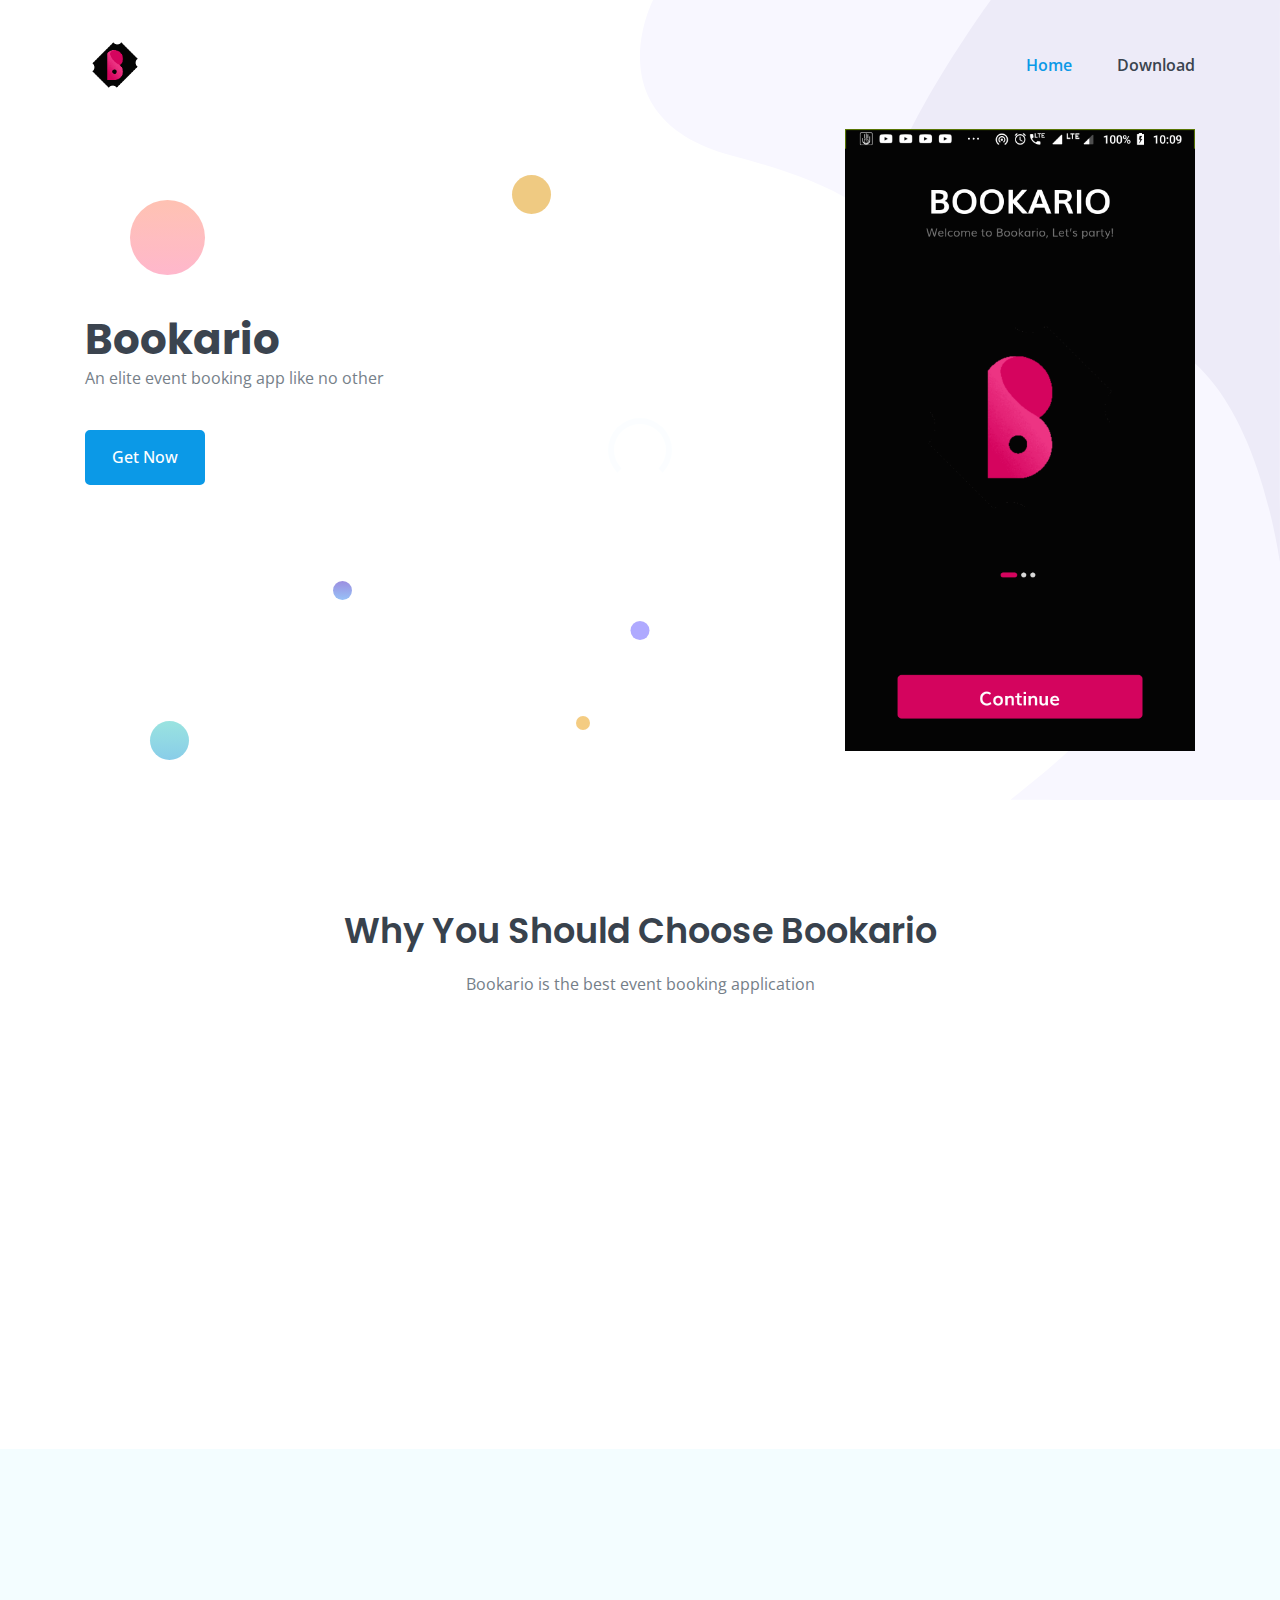
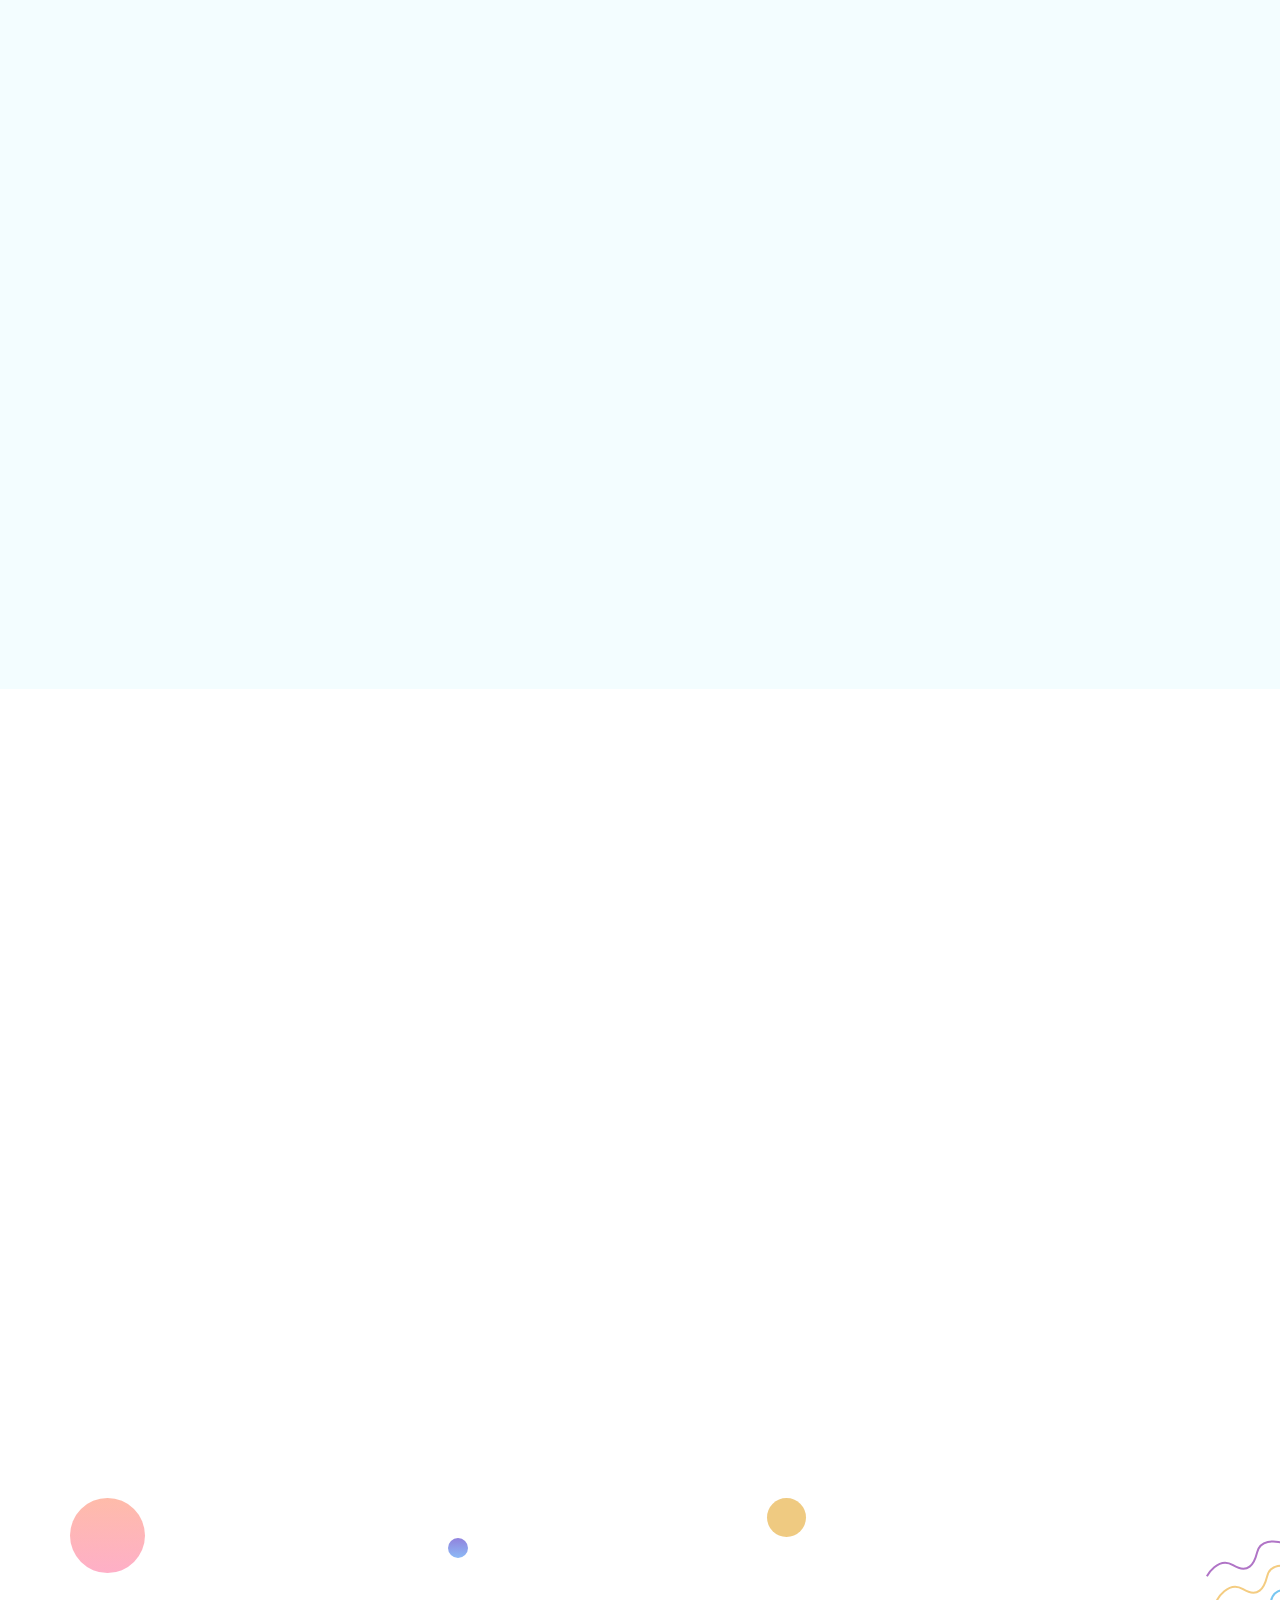
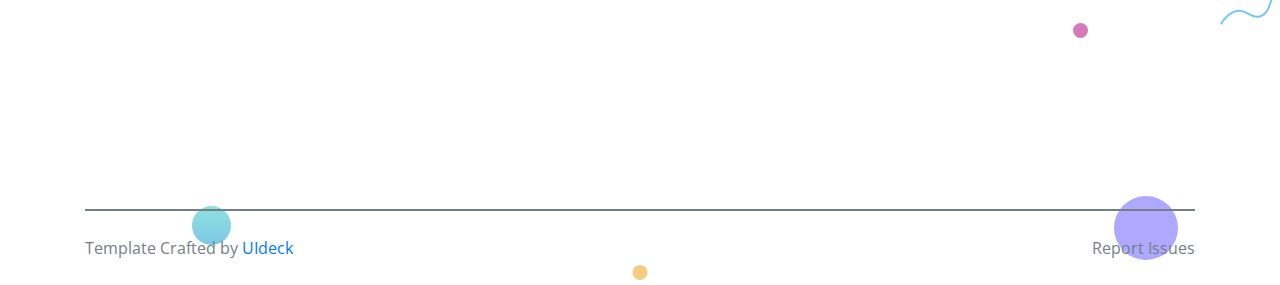
<file: index.html>
<!doctype html>
<html class="no-js" lang="en">

<head>
    <meta charset="utf-8">
    
    <!--====== Title ======-->
    <title>Bookario</title>
    
    <meta name="description" content="">
    <meta name="viewport" content="width=device-width, initial-scale=1">

    <!--====== Favicon Icon ======-->
    <link rel="shortcut icon" href="assets/images/onlylogo.png" type="image/png">
        
    <!--====== Animate CSS ======-->
    <link rel="stylesheet" href="assets/css/animate.css">
        
    <!--====== lineicons CSS ======-->
    <link rel="stylesheet" href="assets/css/lineicons.css">
        
    <!--====== Bootstrap CSS ======-->
    <link rel="stylesheet" href="assets/css/bootstrap.min.css">
    
    <!--====== Default CSS ======-->
    <link rel="stylesheet" href="assets/css/default.css">
    
    <!--====== Style CSS ======-->
    <link rel="stylesheet" href="assets/css/style.css">
    
</head>

<body>
    <!--[if IE]>
    <p class="browserupgrade">You are using an <strong>outdated</strong> browser. Please <a href="https://browsehappy.com/">upgrade your browser</a> to improve your experience and security.</p>
  <![endif]-->
    
    <!--====== PRELOADER PART START ======-->

    <div class="preloader">
        <div class="loader">
            <div class="ytp-spinner">
                <div class="ytp-spinner-container">
                    <div class="ytp-spinner-rotator">
                        <div class="ytp-spinner-left">
                            <div class="ytp-spinner-circle"></div>
                        </div>
                        <div class="ytp-spinner-right">
                            <div class="ytp-spinner-circle"></div>
                        </div>
                    </div>
                </div>
            </div>
        </div>
    </div>

    <!--====== PRELOADER PART ENDS ======-->
    
    <!--====== HEADER PART START ======-->

    <header class="header-area">
        <div class="navbar-area">
            <div class="container">
                <div class="row">
                    <div class="col-lg-12">
                        <nav class="navbar navbar-expand-lg">
                            <a class="navbar-brand" href="index.html">
                                <img height="60px" width="60px" src="assets/images/onlylogo.png" alt="Logo">
                            </a>
                            <button class="navbar-toggler" type="button" data-toggle="collapse" data-target="#navbarSupportedContent" aria-controls="navbarSupportedContent" aria-expanded="false" aria-label="Toggle navigation">
                                <span class="toggler-icon"></span>
                                <span class="toggler-icon"></span>
                                <span class="toggler-icon"></span>
                            </button>

                            <div class="collapse navbar-collapse sub-menu-bar" id="navbarSupportedContent">
                                <ul id="nav" class="navbar-nav ml-auto">
                                    <li class="nav-item active">
                                        <a class="page-scroll" href="#home">Home</a>
                                    </li>
                                    <li class="nav-item">
                                        <a class="page-scroll" href="#download">Download</a>
                                    </li>
                                </ul>
                            </div> <!-- navbar collapse -->
                        </nav> <!-- navbar -->
                    </div>
                </div> <!-- row -->
            </div> <!-- container -->
        </div> <!-- navbar area -->

        <div id="home" class="header-hero bg_cover d-lg-flex align-items-center">
            
            <div class="shape shape-1"></div>
            <div class="shape shape-2"></div>
            <div class="shape shape-3"></div>
            <div class="shape shape-4"></div>
            <div class="shape shape-5"></div>
            <div class="shape shape-6"></div>
            
            <div class="container">
                <div class="row align-items-center justify-content-center justify-content-lg-between">
                    <div class="col-lg-6 col-md-10">
                        <div class="header-hero-content">
                            <h3 class="header-title wow fadeInLeftBig" data-wow-duration="1.3s" data-wow-delay="0.2s"> Bookario</h3>
                            An elite event booking app like no other</>
                            <ul class="d-flex">
                                <li><a href="" rel="nofollow" class="main-btn wow fadeInLeftBig" data-wow-duration="1.3s" data-wow-delay="0.8s">Get Now</a></li>
                            </ul>
                        </div> <!-- header hero content -->
                    </div>
                    <div class="col-lg-4 col-md-6 col-sm-6 col-10">
                        <div class="header-image">
                            <img src="assets/images/landing_1.png" alt="app" class="image wow fadeInRightBig" data-wow-duration="1.3s" data-wow-delay="0.5s">
                            
                        </div> <!-- header image -->
                    </div>
                </div> <!-- row -->
            </div> <!-- container -->
            <div class="header-shape-1"></div> <!-- header shape -->
            <div class="header-shape-2">
                <img src="assets/images/header-shape-2.svg" alt="shape">
            </div> <!-- header shape -->
        </div> <!-- header hero -->
    </header>

    <!--====== HEADER PART ENDS ======-->
    
    <!--====== SERVICES PART START ======-->
    
    <section id="why" class="services-area pt-110 pb-120">
        <div class="container">
            <div class="row justify-content-center">
                <div class="col-lg-7">
                    <div class="section-title text-center pb-25">
                        <h3 class="title">Why You Should Choose Bookario</h3>
                        <p class="text">Bookario is the best event booking application</p>
                    </div> <!-- section title -->
                </div>
            </div> <!-- row -->
            <div class="row">
                <div class="col-lg-3 col-sm-6">
                    <div class="single-services services-color-1 text-center mt-30 wow fadeInUpBig" data-wow-duration="1.3s" data-wow-delay="0.2s">
                        <div class="services-icon d-flex align-items-center justify-content-center">
                            <i class="lni lni-layers"></i>
                        </div>
                        <div class="services-content">
                            <h4 class="services-title"><a href="#">Clean Design</a></h4>
                            <p class="text">Best in class design</p>
                        </div>
                    </div> <!-- single services -->
                </div>
                <div class="col-lg-3 col-sm-6">
                    <div class="single-services services-color-2 text-center mt-30 wow fadeInUpBig" data-wow-duration="1.3s" data-wow-delay="0.4s">
                        <div class="services-icon d-flex align-items-center justify-content-center">
                            <i class="lni lni-layout"></i>
                        </div>
                        <div class="services-content">
                            <h4 class="services-title"><a href="#">Easy to Use</a></h4>
                            <p class="text">Very easy to navigate</p>
                        </div>
                    </div> <!-- single services -->
                </div>
                <div class="col-lg-3 col-sm-6">
                    <div class="single-services services-color-3 text-center mt-30 wow fadeInUpBig" data-wow-duration="1.3s" data-wow-delay="0.6s">
                        <div class="services-icon d-flex align-items-center justify-content-center">
                            <i class="lni lni-bolt"></i>
                        </div>
                        <div class="services-content">
                            <h4 class="services-title"><a href="#">Fast Loading</a></h4>
                            <p class="text">Lightning fast loading time</p>
                        </div>
                    </div> <!-- single services -->
                </div>
                <div class="col-lg-3 col-sm-6">
                    <div class="single-services services-color-4 text-center mt-30 wow fadeInUpBig" data-wow-duration="1.3s" data-wow-delay="0.8s">
                        <div class="services-icon d-flex align-items-center justify-content-center">
                            <i class="lni lni-protection"></i>
                        </div>
                        <div class="services-content">
                            <h4 class="services-title"><a href="#">Secure</a></h4>
                            <p class="text">Very secure</p>
                        </div>
                    </div> <!-- single services -->
                </div>
            </div> <!-- row -->
        </div> <!-- container -->
    </section>
    
    <!--====== SERVICES PART ENDS ======-->
    
    <!--====== ABOUT PART START ======-->
    
    <section id="about" class="about-area pt-70 pb-120">
        <div class="container">
            <div class="row align-items-center">
                <div class="col-lg-6">
                    <div class="about-image mt-50 wow fadeInLeftBig" data-wow-duration="1.3s" data-wow-delay="0.5s">
                        <div class="about-shape"></div>
                        <img class="app" src="assets/images/event_details.png" alt="app">
                    </div> <!-- about image -->
                </div>
                <div class="col-lg-6">
                    <div class="about-content mt-50 wow fadeInRightBig" data-wow-duration="1.3s" data-wow-delay="0.5s">
                        <div class="section-title">
                            <h3 class="title">Get your passes now</h3>
                        </div> <!-- section title -->
                        <a href="" rel="nofollow" class="main-btn">Get App</a>
                    </div> <!-- about content -->
                </div>
            </div> <!-- row -->
        </div> <!-- container -->
    </section>
    
    <!--====== ABOUT PART ENDS ======-->
    
    
    <!--====== DOWNLOAD PART START ======-->
    
    <section id="download" class="download-area pt-70 pb-40">
        <div class="container">
            <div class="row justify-content-center align-items-center">
                <div class="col-lg-6 col-md-9">
                    <div class="download-image mt-50 wow fadeInRightBig" data-wow-duration="1.3s" data-wow-delay="0.2s">
                        <img class="image" src="assets/images/landing_2.png" alt="download">
                        
                        <div class="download-shape-1"></div>
                        <div class="download-shape-2">
                            <img class="svg" src="assets/images/download-shape.svg" alt="shape">
                        </div>
                    </div> <!-- download image -->
                </div>
                <div class="col-lg-6">
                    <div class="download-content mt-45 wow fadeInLeftBig" data-wow-duration="1.3s" data-wow-delay="0.5s">
                        <h3 class="download-title">Download and Start Using!</h3>
                        <ul>
                            <li><a class="app-store" href="#"><img src="assets/images/app-store.png" alt="store"></a></li>
                            <li><a class="play-store" href="#"><img src="assets/images/play-store.png" alt="store"></a></li>
                        </ul>
                    </div> <!-- download image -->
                </div>
            </div> <!-- row -->
        </div> <!-- container -->
    </section>
    
    <!--====== DOWNLOAD PART ENDS ======-->
    
    <!--====== PART START ======-->
    
    <footer id="footer" class="footer-area">
        
        <div class="footer-shape shape-1"></div>
        <div class="footer-shape shape-2"></div>
        <div class="footer-shape shape-3"></div>
        <div class="footer-shape shape-4"></div>
        <div class="footer-shape shape-5"></div>
        <div class="footer-shape shape-6"></div>
        <div class="footer-shape shape-7"></div>
        <div class="footer-shape shape-8">
            <img class="svg" src="assets/images/footer-shape.svg" alt="Shape">
        </div>
        
        <div class="footer-widget pt-30 pb-80">
            <div class="container">
                <div class="row">
                    <div class="col-lg-4 col-md-6">
                        <div class="footer-about mt-50 wow fadeIn" data-wow-duration="1.3s" data-wow-delay="0.2s">
                            <a class="logo" href="#" >
                                <img height="60px" width="60px" src="assets/images/onlylogo.png" alt="Logo">
                            </a>
                        </div> <!-- footer about -->
                    </div> 
                    <div class="col-lg-5 col-md-6">
                        <div class="footer-link d-flex flex-wrap">
                            
                            <div class="footer-link-wrapper mt-45 wow fadeIn" data-wow-duration="1.3s" data-wow-delay="0.6s">
                                <div class="footer-title">
                                    <h4 class="title">Support</h4>
                                </div>
                                <ul class="link">
                                    <!-- <li><a class="" href="#">FAQ</a></li> -->
                                    <li><a class="" href="privacypolicy.html">Privacy Policy</a></li>
                                    <li><a class="" href="termsofuse">Terms Of Use</a></li>
                                    <!-- <li><a class="" href="#">Legal</a></li> -->
                                    <!-- <li><a class="" href="#">Site Map</a></li> -->
                                </ul>
                            </div> <!-- footer link wrapper -->
                        </div> <!-- footer link -->
                    </div>
                    <div class="col-lg-3 col-md-6">
                        <div class="footer-contact mt-45 wow fadeIn" data-wow-duration="1.3s" data-wow-delay="0.8s">
                            <div class="footer-title">
                                <h4 class="title">Quick Link</h4>
                            </div>
                            <ul class="contact-list">
                                <li>
                                    <div class="contact-info d-flex">
                                        <div class="info-content media-body">
                                            <p class="text"><i class="lni lni-phone"></i> +809272561823</p>
                                        </div>
                                    </div> <!-- contact info -->
                                </li>
                                <li>
                                    <div class="contact-info d-flex">
                                        <div class="info-content media-body">
                                            <p class="text"><a href="#"><i class="lni lni-envelope"></i> info@bookario.com</a></p>
                                        </div>
                                    </div> <!-- contact info -->
                                </li>
                                <li>
                                    <div class="contact-info d-flex">
                                        <div class="info-content media-body">
                                            <p class="text"><a href="#"><i class="lni lni-world"></i> bookario.onrender.com</a></p>
                                        </div>
                                    </div> <!-- contact info -->
                                </li>
                            </ul> <!-- contact list -->
                        </div> <!-- footer contact -->
                    </div>
                </div> <!-- row -->
            </div> <!-- container -->
        </div> <!-- footer widget -->
        
        <div class="footer-copyright">
            <div class="container">
                <div class="row">
                    <div class="col-lg-12">
                        <div class="copyright d-sm-flex justify-content-between">
                            <div class="copyright-text text-center">
                                <p class="text">Template Crafted by <a rel="nofollow" href="https://uideck.com">UIdeck</a></p>
                            </div> <!-- copyright text -->
                            
                            <div class="copyright-privacy text-center">
                                <a href="#">Report Issues</a>
                            </div> <!-- copyright privacy -->
                        </div> <!-- copyright -->
                    </div>
                </div> <!-- row -->
            </div> <!-- container -->
        </div> <!-- footer copyright -->
    </footer>
    
    <!--====== PART ENDS ======-->
    
    <!--====== BACK TOP TOP PART START ======-->

    <a href="#" class="back-to-top"><i class="lni lni-chevron-up"></i></a>

    <!--====== BACK TOP TOP PART ENDS ======-->
    
    <!--====== PART START ======-->
    
<!--
    <section class="">
        <div class="container">
            <div class="row">
                <div class="col-lg-"></div> 
            </div>
        </div>
    </section>
-->
    
    <!--====== PART ENDS ======-->
    




    <!--====== Jquery js ======-->
    <script src="assets/js/vendor/jquery-1.12.4.min.js"></script>
    <script src="assets/js/vendor/modernizr-3.7.1.min.js"></script>
    
    <!--====== Bootstrap js ======-->
    <script src="assets/js/popper.min.js"></script>
    <script src="assets/js/bootstrap.min.js"></script>
    
    
    <!--====== WOW js ======-->
    <script src="assets/js/wow.min.js"></script>
    
    
    <!--====== Scrolling Nav js ======-->
    <script src="assets/js/jquery.easing.min.js"></script>
    <script src="assets/js/scrolling-nav.js"></script>
    
    <!--====== Main js ======-->
    <script src="assets/js/main.js"></script>
    
</body>

</html>
</file>
<file: assets/css/default.css>
/* Deafult Margin & Padding */
/*-- Margin Top --*/
.mt-5 {
	margin-top: 5px;
}
.mt-10 {
	margin-top: 10px;
}
.mt-15 {
	margin-top: 15px;
}
.mt-20 {
	margin-top: 20px;
}
.mt-25 {
	margin-top: 25px;
}
.mt-30 {
	margin-top: 30px;
}
.mt-35 {
	margin-top: 35px;
}
.mt-40 {
	margin-top: 40px;
}
.mt-45 {
	margin-top: 45px;
}
.mt-50 {
	margin-top: 50px;
}
.mt-55 {
	margin-top: 55px;
}
.mt-60 {
	margin-top: 60px;
}
.mt-65 {
	margin-top: 65px;
}
.mt-70 {
	margin-top: 70px;
}
.mt-75 {
	margin-top: 75px;
}
.mt-80 {
	margin-top: 80px;
}
.mt-85 {
	margin-top: 85px;
}
.mt-90 {
	margin-top: 90px;
}
.mt-95 {
	margin-top: 95px;
}
.mt-100 {
	margin-top: 100px;
}
.mt-105 {
	margin-top: 105px;
}
.mt-110 {
	margin-top: 110px;
}
.mt-115 {
	margin-top: 115px;
}
.mt-120 {
	margin-top: 120px;
}
.mt-125 {
	margin-top: 125px;
}
.mt-130 {
	margin-top: 130px;
}
.mt-135 {
	margin-top: 135px;
}
.mt-140 {
	margin-top: 140px;
}
.mt-145 {
	margin-top: 145px;
}
.mt-150 {
	margin-top: 150px;
}
.mt-155 {
	margin-top: 155px;
}
.mt-160 {
	margin-top: 160px;
}
.mt-165 {
	margin-top: 165px;
}
.mt-170 {
	margin-top: 170px;
}
.mt-175 {
	margin-top: 175px;
}
.mt-180 {
	margin-top: 180px;
}
.mt-185 {
	margin-top: 185px;
}
.mt-190 {
	margin-top: 190px;
}
.mt-195 {
	margin-top: 195px;
}
.mt-200 {
	margin-top: 200px;
}
/*-- Margin Bottom --*/

.mb-5 {
	margin-bottom: 5px;
}
.mb-10 {
	margin-bottom: 10px;
}
.mb-15 {
	margin-bottom: 15px;
}
.mb-20 {
	margin-bottom: 20px;
}
.mb-25 {
	margin-bottom: 25px;
}
.mb-30 {
	margin-bottom: 30px;
}
.mb-35 {
	margin-bottom: 35px;
}
.mb-40 {
	margin-bottom: 40px;
}
.mb-45 {
	margin-bottom: 45px;
}
.mb-50 {
	margin-bottom: 50px;
}
.mb-55 {
	margin-bottom: 55px;
}
.mb-60 {
	margin-bottom: 60px;
}
.mb-65 {
	margin-bottom: 65px;
}
.mb-70 {
	margin-bottom: 70px;
}
.mb-75 {
	margin-bottom: 75px;
}
.mb-80 {
	margin-bottom: 80px;
}
.mb-85 {
	margin-bottom: 85px;
}
.mb-90 {
	margin-bottom: 90px;
}
.mb-95 {
	margin-bottom: 95px;
}
.mb-100 {
	margin-bottom: 100px;
}
.mb-105 {
	margin-bottom: 105px;
}
.mb-110 {
	margin-bottom: 110px;
}
.mb-115 {
	margin-bottom: 115px;
}
.mb-120 {
	margin-bottom: 120px;
}
.mb-125 {
	margin-bottom: 125px;
}
.mb-130 {
	margin-bottom: 130px;
}
.mb-135 {
	margin-bottom: 135px;
}
.mb-140 {
	margin-bottom: 140px;
}
.mb-145 {
	margin-bottom: 145px;
}
.mb-150 {
	margin-bottom: 150px;
}
.mb-155 {
	margin-bottom: 155px;
}
.mb-160 {
	margin-bottom: 160px;
}
.mb-165 {
	margin-bottom: 165px;
}
.mb-170 {
	margin-bottom: 170px;
}
.mb-175 {
	margin-bottom: 175px;
}
.mb-180 {
	margin-bottom: 180px;
}
.mb-185 {
	margin-bottom: 185px;
}
.mb-190 {
	margin-bottom: 190px;
}
.mb-195 {
	margin-bottom: 195px;
}
.mb-200 {
	margin-bottom: 200px;
}
/*-- margin left --*/
.ml-5 {
	margin-left: 5px;
}
.ml-10 {
	margin-left: 10px;
}
.ml-15 {
	margin-left: 15px;
}
.ml-20 {
	margin-left: 20px;
}
.ml-25 {
	margin-left: 25px;
}
.ml-30 {
	margin-left: 30px;
}
.ml-35 {
	margin-left: 35px;
}
.ml-40 {
	margin-left: 40px;
}
.ml-45 {
	margin-left: 45px;
}
.ml-50 {
	margin-left: 50px;
}
.ml-55 {
	margin-left: 55px;
}
.ml-60 {
	margin-left: 60px;
}
.ml-65 {
	margin-left: 65px;
}
.ml-70 {
	margin-left: 70px;
}
.ml-75 {
	margin-left: 75px;
}
.ml-80 {
	margin-left: 80px;
}
.ml-85 {
	margin-left: 85px;
}
.ml-90 {
	margin-left: 90px;
}
.ml-95 {
	margin-left: 95px;
}
.ml-100 {
	margin-left: 100px;
}
.ml-105 {
	margin-left: 105px;
}
.ml-110 {
	margin-left: 110px;
}
.ml-115 {
	margin-left: 115px;
}
.ml-120 {
	margin-left: 120px;
}
.ml-125 {
	margin-left: 125px;
}
.ml-130 {
	margin-left: 130px;
}
.ml-135 {
	margin-left: 135px;
}
.ml-140 {
	margin-left: 140px;
}
.ml-145 {
	margin-left: 145px;
}
.ml-150 {
	margin-left: 150px;
}
.ml-155 {
	margin-left: 155px;
}
.ml-160 {
	margin-left: 160px;
}
.ml-165 {
	margin-left: 165px;
}
.ml-170 {
	margin-left: 170px;
}
.ml-175 {
	margin-left: 175px;
}
.ml-180 {
	margin-left: 180px;
}
.ml-185 {
	margin-left: 185px;
}
.ml-190 {
	margin-left: 190px;
}
.ml-195 {
	margin-left: 195px;
}
.ml-200 {
	margin-left: 200px;
}
/*-- margin right --*/
.mr-5 {
	margin-right: 5px;
}
.mr-10 {
	margin-right: 10px;
}
.mr-15 {
	margin-right: 15px;
}
.mr-20 {
	margin-right: 20px;
}
.mr-25 {
	margin-right: 25px;
}
.mr-30 {
	margin-right: 30px;
}
.mr-35 {
	margin-right: 35px;
}
.mr-40 {
	margin-right: 40px;
}
.mr-45 {
	margin-right: 45px;
}
.mr-50 {
	margin-right: 50px;
}
.mr-55 {
	margin-right: 55px;
}
.mr-60 {
	margin-right: 60px;
}
.mr-65 {
	margin-right: 65px;
}
.mr-70 {
	margin-right: 70px;
}
.mr-75 {
	margin-right: 75px;
}
.mr-80 {
	margin-right: 80px;
}
.mr-85 {
	margin-right: 85px;
}
.mr-90 {
	margin-right: 90px;
}
.mr-95 {
	margin-right: 95px;
}
.mr-100 {
	margin-right: 100px;
}
.mr-105 {
	margin-right: 105px;
}
.mr-110 {
	margin-right: 110px;
}
.mr-115 {
	margin-right: 115px;
}
.mr-120 {
	margin-right: 120px;
}
.mr-125 {
	margin-right: 125px;
}
.mr-130 {
	margin-right: 130px;
}
.mr-135 {
	margin-right: 135px;
}
.mr-140 {
	margin-right: 140px;
}
.mr-145 {
	margin-right: 145px;
}
.mr-150 {
	margin-right: 150px;
}
.mr-155 {
	margin-right: 155px;
}
.mr-160 {
	margin-right: 160px;
}
.mr-165 {
	margin-right: 165px;
}
.mr-170 {
	margin-right: 170px;
}
.mr-175 {
	margin-right: 175px;
}
.mr-180 {
	margin-right: 180px;
}
.mr-185 {
	margin-right: 185px;
}
.mr-190 {
	margin-right: 190px;
}
.mr-195 {
	margin-right: 195px;
}
.mr-200 {
	margin-right: 200px;
}


/*-- Padding Top --*/

.pt-5 {
	padding-top: 5px;
}
.pt-10 {
	padding-top: 10px;
}
.pt-15 {
	padding-top: 15px;
}
.pt-20 {
	padding-top: 20px;
}
.pt-25 {
	padding-top: 25px;
}
.pt-30 {
	padding-top: 30px;
}
.pt-35 {
	padding-top: 35px;
}
.pt-40 {
	padding-top: 40px;
}
.pt-45 {
	padding-top: 45px;
}
.pt-50 {
	padding-top: 50px;
}
.pt-55 {
	padding-top: 55px;
}
.pt-60 {
	padding-top: 60px;
}
.pt-65 {
	padding-top: 65px;
}
.pt-70 {
	padding-top: 70px;
}
.pt-75 {
	padding-top: 75px;
}
.pt-80 {
	padding-top: 80px;
}
.pt-85 {
	padding-top: 85px;
}
.pt-90 {
	padding-top: 90px;
}
.pt-95 {
	padding-top: 95px;
}
.pt-100 {
	padding-top: 100px;
}
.pt-105 {
	padding-top: 105px;
}
.pt-110 {
	padding-top: 110px;
}
.pt-115 {
	padding-top: 115px;
}
.pt-120 {
	padding-top: 120px;
}
.pt-125 {
	padding-top: 125px;
}
.pt-130 {
	padding-top: 130px;
}
.pt-135 {
	padding-top: 135px;
}
.pt-140 {
	padding-top: 140px;
}
.pt-145 {
	padding-top: 145px;
}
.pt-150 {
	padding-top: 150px;
}
.pt-155 {
	padding-top: 155px;
}
.pt-160 {
	padding-top: 160px;
}
.pt-165 {
	padding-top: 165px;
}
.pt-170 {
	padding-top: 170px;
}
.pt-175 {
	padding-top: 175px;
}
.pt-180 {
	padding-top: 180px;
}
.pt-185 {
	padding-top: 185px;
}
.pt-190 {
	padding-top: 190px;
}
.pt-195 {
	padding-top: 195px;
}
.pt-200 {
	padding-top: 200px;
}
/*-- Padding Bottom --*/

.pb-5 {
	padding-bottom: 5px;
}
.pb-10 {
	padding-bottom: 10px;
}
.pb-15 {
	padding-bottom: 15px;
}
.pb-20 {
	padding-bottom: 20px;
}
.pb-25 {
	padding-bottom: 25px;
}
.pb-30 {
	padding-bottom: 30px;
}
.pb-35 {
	padding-bottom: 35px;
}
.pb-40 {
	padding-bottom: 40px;
}
.pb-45 {
	padding-bottom: 45px;
}
.pb-50 {
	padding-bottom: 50px;
}
.pb-55 {
	padding-bottom: 55px;
}
.pb-60 {
	padding-bottom: 60px;
}
.pb-65 {
	padding-bottom: 65px;
}
.pb-70 {
	padding-bottom: 70px;
}
.pb-75 {
	padding-bottom: 75px;
}
.pb-80 {
	padding-bottom: 80px;
}
.pb-85 {
	padding-bottom: 85px;
}
.pb-90 {
	padding-bottom: 90px;
}
.pb-95 {
	padding-bottom: 95px;
}
.pb-100 {
	padding-bottom: 100px;
}
.pb-105 {
	padding-bottom: 105px;
}
.pb-110 {
	padding-bottom: 110px;
}
.pb-115 {
	padding-bottom: 115px;
}
.pb-120 {
	padding-bottom: 120px;
}
.pb-125 {
	padding-bottom: 125px;
}
.pb-130 {
	padding-bottom: 130px;
}
.pb-135 {
	padding-bottom: 135px;
}
.pb-140 {
	padding-bottom: 140px;
}
.pb-145 {
	padding-bottom: 145px;
}
.pb-150 {
	padding-bottom: 150px;
}
.pb-155 {
	padding-bottom: 155px;
}
.pb-160 {
	padding-bottom: 160px;
}
.pb-165 {
	padding-bottom: 165px;
}
.pb-170 {
	padding-bottom: 170px;
}
.pb-175 {
	padding-bottom: 175px;
}
.pb-180 {
	padding-bottom: 180px;
}
.pb-185 {
	padding-bottom: 185px;
}
.pb-190 {
	padding-bottom: 190px;
}
.pb-195 {
	padding-bottom: 195px;
}
.pb-200 {
	padding-bottom: 200px;
}

/*-- Padding left --*/

.pl-0 {
	padding-left: 0px;
}
.pl-5 {
	padding-left: 5px;
}
.pl-10 {
	padding-left: 10px;
}
.pl-15 {
	padding-left: 15px;
}
.pl-20 {
	padding-left: 20px;
}
.pl-25 {
	padding-left: 25px;
}
.pl-30 {
	padding-left: 30px;
}
.pl-35 {
	padding-left: 35px;
}
.pl-40 {
	padding-left: 40px;
}
.pl-45 {
	padding-left: 45px;
}
.pl-50 {
	padding-left: 50px;
}
.pl-55 {
	padding-left: 55px;
}
.pl-60 {
	padding-left: 60px;
}
.pl-65 {
	padding-left: 65px;
}
.pl-70 {
	padding-left: 70px;
}
.pl-75 {
	padding-left: 75px;
}
.pl-80 {
	padding-left: 80px;
}
.pl-85 {
	padding-left: 85px;
}
.pl-90 {
	padding-left: 90px;
}
.pl-100 {
	padding-left: 100px;
}
.pl-105 {
	padding-left: 105px;
}
.pl-110 {
	padding-left: 110px;
}
.pl-115 {
	padding-left: 115px;
}
.pl-120 {
	padding-left: 120px;
}
.pl-125 {
	padding-left: 125px;
}
/*-- Padding right --*/

.pr-0 {
	padding-right: 0px;
}
.pr-5 {
	padding-right: 5px;
}
.pr-10 {
	padding-right: 10px;
}
.pr-15 {
	padding-right: 15px;
}
.pr-20 {
	padding-right: 20px;
}
.pr-25 {
	padding-right: 25px;
}
.pr-30 {
	padding-right: 30px;
}
.pr-35 {
	padding-right: 35px;
}
.pr-40 {
	padding-right: 40px;
}
.pr-45 {
	padding-right: 45px;
}
.pr-50 {
	padding-right: 50px;
}
.pr-55 {
	padding-right: 55px;
}
.pr-60 {
	padding-right: 60px;
}
.pr-65 {
	padding-right: 65px;
}
.pr-70 {
	padding-right: 70px;
}
.pr-75 {
	padding-right: 75px;
}
.pr-80 {
	padding-right: 80px;
}
.pr-85 {
	padding-right: 85px;
}
.pr-90 {
	padding-right: 90px;
}
.pr-95 {
	padding-right: 95px;
}
.pr-100 {
	padding-right: 100px;
}
.pr-105 {
	padding-right: 105px;
}
/* Background Color */

.gray-bg {
	background: #f6f6f6;
}
.white-bg {
	background: #fff;
}
.black-bg {
	background: #222;
}
/* Color */

.white {
	color: #fff;
}
.black {
	color: #222;
}
/* black overlay */

[data-overlay] {
	position: relative;
}
[data-overlay]::before {
	background: #000 none repeat scroll 0 0;
	content: "";
	height: 100%;
	left: 0;
	position: absolute;
	top: 0;
	width: 100%;
	z-index: 1;
}
[data-overlay="3"]::before {
	opacity: 0.3;
}
[data-overlay="4"]::before {
	opacity: 0.4;
}
[data-overlay="5"]::before {
	opacity: 0.5;
}
[data-overlay="6"]::before {
	opacity: 0.6;
}
[data-overlay="7"]::before {
	opacity: 0.7;
}
[data-overlay="8"]::before {
	opacity: 0.8;
}
[data-overlay="9"]::before {
	opacity: 0.9;
}
</file>
<file: assets/css/style.css>
/*-----------------------------------------------------------------------------------

    Template Name: Bookario
    Template URI: uideck.com/templates/Bookario
    Support: https://uideck.com/support/
    Version: 1.0

-----------------------------------------------------------------------------------

    CSS INDEX
    ===================

    01. Theme default CSS
	02. Header
    03. Hero
	04. Footer

-----------------------------------------------------------------------------------*/
/*===========================
      01.COMMON css 
===========================*/
@import url("https://fonts.googleapis.com/css?family=Open+Sans:300,400,600,700|Poppins:300,400,500,600,700&display=swap");
body {
  font-family: "Open Sans", sans-serif;
  font-weight: normal;
  font-style: normal;
  color: #747E88;
  overflow-x: hidden; }

* {
  margin: 0;
  padding: 0;
  -webkit-box-sizing: border-box;
  -moz-box-sizing: border-box;
  box-sizing: border-box; }

img {
  max-width: 100%; }

a:focus,
input:focus,
textarea:focus,
button:focus {
  text-decoration: none;
  outline: none; }

a:focus,
a:hover {
  text-decoration: none; }

i,
span,
a {
  display: inline-block; }

audio,
canvas,
iframe,
img,
svg,
video {
  vertical-align: middle; }

h1,
h2,
h3,
h4,
h5,
h6 {
  font-family: "Poppins", sans-serif;
  font-weight: 700;
  color: #38424D;
  margin: 0px; }

h1 {
  font-size: 48px; }

h2 {
  font-size: 36px; }

h3 {
  font-size: 28px; }

h4 {
  font-size: 22px; }

h5 {
  font-size: 18px; }

h6 {
  font-size: 16px; }

ul, ol {
  margin: 0px;
  padding: 0px;
  list-style-type: none; }

p {
  font-size: 16px;
  font-weight: 400;
  line-height: 24px;
  color: #747E88;
  margin: 0px; }

.bg_cover {
  background-position: center center;
  background-size: cover;
  background-repeat: no-repeat;
  width: 100%;
  height: 100%; }

/*===== All Button Style =====*/
.main-btn {
  display: inline-block;
  font-weight: 500;
  text-align: center;
  white-space: nowrap;
  vertical-align: middle;
  -webkit-user-select: none;
  -moz-user-select: none;
  -ms-user-select: none;
  user-select: none;
  border: 2px solid #0898E7;
  padding: 0 25px;
  font-size: 16px;
  height: 55px;
  line-height: 51px;
  border-radius: 5px;
  color: #fff;
  cursor: pointer;
  z-index: 5;
  -webkit-transition: all 0.4s ease-out 0s;
  -moz-transition: all 0.4s ease-out 0s;
  -ms-transition: all 0.4s ease-out 0s;
  -o-transition: all 0.4s ease-out 0s;
  transition: all 0.4s ease-out 0s;
  background-color: #0898E7; }
  .main-btn:hover {
    background-color: rgba(8, 152, 231, 0.7);
    color: #fff;
    border-color: transparent; }
  .main-btn.main-btn-2 {
    background-color: transparent;
    color: #525A63;
    border-color: #525A63; }
    .main-btn.main-btn-2:hover {
      background-color: rgba(82, 90, 99, 0.5);
      color: #525A63; }

@keyframes animation1 {
  0% {
    -webkit-transform: scale(1);
    -moz-transform: scale(1);
    -ms-transform: scale(1);
    -o-transform: scale(1);
    transform: scale(1); }
  50% {
    -webkit-transform: scale(1.2);
    -moz-transform: scale(1.2);
    -ms-transform: scale(1.2);
    -o-transform: scale(1.2);
    transform: scale(1.2); }
  100% {
    -webkit-transform: scale(1);
    -moz-transform: scale(1);
    -ms-transform: scale(1);
    -o-transform: scale(1);
    transform: scale(1); } }

@-webkit-keyframes animation1 {
  0% {
    -webkit-transform: scale(1);
    -moz-transform: scale(1);
    -ms-transform: scale(1);
    -o-transform: scale(1);
    transform: scale(1); }
  50% {
    -webkit-transform: scale(1.2);
    -moz-transform: scale(1.2);
    -ms-transform: scale(1.2);
    -o-transform: scale(1.2);
    transform: scale(1.2); }
  100% {
    -webkit-transform: scale(1);
    -moz-transform: scale(1);
    -ms-transform: scale(1);
    -o-transform: scale(1);
    transform: scale(1); } }

/*===== All Section Title Style =====*/
.section-title .title {
  font-size: 35px;
  font-weight: 600; }
  @media (max-width: 767px) {
    .section-title .title {
      font-size: 22px; } }
  @media only screen and (min-width: 576px) and (max-width: 767px) {
    .section-title .title {
      font-size: 26px; } }

.section-title .text {
  margin-top: 20px; }

/*===== All Slick Slide Outline Style =====*/
.slick-slide {
  outline: 0; }

/*===== All Preloader Style =====*/
.preloader {
  /* Body Overlay */
  position: fixed;
  top: 0;
  left: 0;
  display: table;
  height: 100%;
  width: 100%;
  /* Change Background Color */
  background: #fff;
  z-index: 99999; }
  .preloader .loader {
    display: table-cell;
    vertical-align: middle;
    text-align: center; }
    .preloader .loader .ytp-spinner {
      position: absolute;
      left: 50%;
      top: 50%;
      width: 64px;
      margin-left: -32px;
      z-index: 18;
      pointer-events: none; }
      .preloader .loader .ytp-spinner .ytp-spinner-container {
        pointer-events: none;
        position: absolute;
        width: 100%;
        padding-bottom: 100%;
        top: 50%;
        left: 50%;
        margin-top: -50%;
        margin-left: -50%;
        -webkit-animation: ytp-spinner-linspin 1568.23529647ms linear infinite;
        -moz-animation: ytp-spinner-linspin 1568.23529647ms linear infinite;
        -o-animation: ytp-spinner-linspin 1568.23529647ms linear infinite;
        animation: ytp-spinner-linspin 1568.23529647ms linear infinite; }
        .preloader .loader .ytp-spinner .ytp-spinner-container .ytp-spinner-rotator {
          position: absolute;
          width: 100%;
          height: 100%;
          -webkit-animation: ytp-spinner-easespin 5332ms cubic-bezier(0.4, 0, 0.2, 1) infinite both;
          -moz-animation: ytp-spinner-easespin 5332ms cubic-bezier(0.4, 0, 0.2, 1) infinite both;
          -o-animation: ytp-spinner-easespin 5332ms cubic-bezier(0.4, 0, 0.2, 1) infinite both;
          animation: ytp-spinner-easespin 5332ms cubic-bezier(0.4, 0, 0.2, 1) infinite both; }
          .preloader .loader .ytp-spinner .ytp-spinner-container .ytp-spinner-rotator .ytp-spinner-left {
            position: absolute;
            top: 0;
            left: 0;
            bottom: 0;
            overflow: hidden;
            right: 50%; }
          .preloader .loader .ytp-spinner .ytp-spinner-container .ytp-spinner-rotator .ytp-spinner-right {
            position: absolute;
            top: 0;
            right: 0;
            bottom: 0;
            overflow: hidden;
            left: 50%; }
    .preloader .loader .ytp-spinner-circle {
      box-sizing: border-box;
      position: absolute;
      width: 200%;
      height: 100%;
      border-style: solid;
      /* Spinner Color */
      border-color: #0898E7 #0898E7 #eceff8;
      border-radius: 50%;
      border-width: 6px; }
    .preloader .loader .ytp-spinner-left .ytp-spinner-circle {
      left: 0;
      right: -100%;
      border-right-color: #eceff8;
      -webkit-animation: ytp-spinner-left-spin 1333ms cubic-bezier(0.4, 0, 0.2, 1) infinite both;
      -moz-animation: ytp-spinner-left-spin 1333ms cubic-bezier(0.4, 0, 0.2, 1) infinite both;
      -o-animation: ytp-spinner-left-spin 1333ms cubic-bezier(0.4, 0, 0.2, 1) infinite both;
      animation: ytp-spinner-left-spin 1333ms cubic-bezier(0.4, 0, 0.2, 1) infinite both; }
    .preloader .loader .ytp-spinner-right .ytp-spinner-circle {
      left: -100%;
      right: 0;
      border-left-color: #eceff8;
      -webkit-animation: ytp-right-spin 1333ms cubic-bezier(0.4, 0, 0.2, 1) infinite both;
      -moz-animation: ytp-right-spin 1333ms cubic-bezier(0.4, 0, 0.2, 1) infinite both;
      -o-animation: ytp-right-spin 1333ms cubic-bezier(0.4, 0, 0.2, 1) infinite both;
      animation: ytp-right-spin 1333ms cubic-bezier(0.4, 0, 0.2, 1) infinite both; }

/* Preloader Animations */
@-webkit-keyframes ytp-spinner-linspin {
  to {
    -webkit-transform: rotate(360deg);
    -moz-transform: rotate(360deg);
    -ms-transform: rotate(360deg);
    -o-transform: rotate(360deg);
    transform: rotate(360deg); } }

@keyframes ytp-spinner-linspin {
  to {
    -webkit-transform: rotate(360deg);
    -moz-transform: rotate(360deg);
    -ms-transform: rotate(360deg);
    -o-transform: rotate(360deg);
    transform: rotate(360deg); } }

@-webkit-keyframes ytp-spinner-easespin {
  12.5% {
    -webkit-transform: rotate(135deg);
    -moz-transform: rotate(135deg);
    -ms-transform: rotate(135deg);
    -o-transform: rotate(135deg);
    transform: rotate(135deg); }
  25% {
    -webkit-transform: rotate(270deg);
    -moz-transform: rotate(270deg);
    -ms-transform: rotate(270deg);
    -o-transform: rotate(270deg);
    transform: rotate(270deg); }
  37.5% {
    -webkit-transform: rotate(405deg);
    -moz-transform: rotate(405deg);
    -ms-transform: rotate(405deg);
    -o-transform: rotate(405deg);
    transform: rotate(405deg); }
  50% {
    -webkit-transform: rotate(540deg);
    -moz-transform: rotate(540deg);
    -ms-transform: rotate(540deg);
    -o-transform: rotate(540deg);
    transform: rotate(540deg); }
  62.5% {
    -webkit-transform: rotate(675deg);
    -moz-transform: rotate(675deg);
    -ms-transform: rotate(675deg);
    -o-transform: rotate(675deg);
    transform: rotate(675deg); }
  75% {
    -webkit-transform: rotate(810deg);
    -moz-transform: rotate(810deg);
    -ms-transform: rotate(810deg);
    -o-transform: rotate(810deg);
    transform: rotate(810deg); }
  87.5% {
    -webkit-transform: rotate(945deg);
    -moz-transform: rotate(945deg);
    -ms-transform: rotate(945deg);
    -o-transform: rotate(945deg);
    transform: rotate(945deg); }
  to {
    -webkit-transform: rotate(1080deg);
    -moz-transform: rotate(1080deg);
    -ms-transform: rotate(1080deg);
    -o-transform: rotate(1080deg);
    transform: rotate(1080deg); } }

@keyframes ytp-spinner-easespin {
  12.5% {
    -webkit-transform: rotate(135deg);
    -moz-transform: rotate(135deg);
    -ms-transform: rotate(135deg);
    -o-transform: rotate(135deg);
    transform: rotate(135deg); }
  25% {
    -webkit-transform: rotate(270deg);
    -moz-transform: rotate(270deg);
    -ms-transform: rotate(270deg);
    -o-transform: rotate(270deg);
    transform: rotate(270deg); }
  37.5% {
    -webkit-transform: rotate(405deg);
    -moz-transform: rotate(405deg);
    -ms-transform: rotate(405deg);
    -o-transform: rotate(405deg);
    transform: rotate(405deg); }
  50% {
    -webkit-transform: rotate(540deg);
    -moz-transform: rotate(540deg);
    -ms-transform: rotate(540deg);
    -o-transform: rotate(540deg);
    transform: rotate(540deg); }
  62.5% {
    -webkit-transform: rotate(675deg);
    -moz-transform: rotate(675deg);
    -ms-transform: rotate(675deg);
    -o-transform: rotate(675deg);
    transform: rotate(675deg); }
  75% {
    -webkit-transform: rotate(810deg);
    -moz-transform: rotate(810deg);
    -ms-transform: rotate(810deg);
    -o-transform: rotate(810deg);
    transform: rotate(810deg); }
  87.5% {
    -webkit-transform: rotate(945deg);
    -moz-transform: rotate(945deg);
    -ms-transform: rotate(945deg);
    -o-transform: rotate(945deg);
    transform: rotate(945deg); }
  to {
    -webkit-transform: rotate(1080deg);
    -moz-transform: rotate(1080deg);
    -ms-transform: rotate(1080deg);
    -o-transform: rotate(1080deg);
    transform: rotate(1080deg); } }

@-webkit-keyframes ytp-spinner-left-spin {
  0% {
    -webkit-transform: rotate(130deg);
    -moz-transform: rotate(130deg);
    -ms-transform: rotate(130deg);
    -o-transform: rotate(130deg);
    transform: rotate(130deg); }
  50% {
    -webkit-transform: rotate(-5deg);
    -moz-transform: rotate(-5deg);
    -ms-transform: rotate(-5deg);
    -o-transform: rotate(-5deg);
    transform: rotate(-5deg); }
  to {
    -webkit-transform: rotate(130deg);
    -moz-transform: rotate(130deg);
    -ms-transform: rotate(130deg);
    -o-transform: rotate(130deg);
    transform: rotate(130deg); } }

@keyframes ytp-spinner-left-spin {
  0% {
    -webkit-transform: rotate(130deg);
    -moz-transform: rotate(130deg);
    -ms-transform: rotate(130deg);
    -o-transform: rotate(130deg);
    transform: rotate(130deg); }
  50% {
    -webkit-transform: rotate(-5deg);
    -moz-transform: rotate(-5deg);
    -ms-transform: rotate(-5deg);
    -o-transform: rotate(-5deg);
    transform: rotate(-5deg); }
  to {
    -webkit-transform: rotate(130deg);
    -moz-transform: rotate(130deg);
    -ms-transform: rotate(130deg);
    -o-transform: rotate(130deg);
    transform: rotate(130deg); } }

@-webkit-keyframes ytp-right-spin {
  0% {
    -webkit-transform: rotate(-130deg);
    -moz-transform: rotate(-130deg);
    -ms-transform: rotate(-130deg);
    -o-transform: rotate(-130deg);
    transform: rotate(-130deg); }
  50% {
    -webkit-transform: rotate(5deg);
    -moz-transform: rotate(5deg);
    -ms-transform: rotate(5deg);
    -o-transform: rotate(5deg);
    transform: rotate(5deg); }
  to {
    -webkit-transform: rotate(-130deg);
    -moz-transform: rotate(-130deg);
    -ms-transform: rotate(-130deg);
    -o-transform: rotate(-130deg);
    transform: rotate(-130deg); } }

@keyframes ytp-right-spin {
  0% {
    -webkit-transform: rotate(-130deg);
    -moz-transform: rotate(-130deg);
    -ms-transform: rotate(-130deg);
    -o-transform: rotate(-130deg);
    transform: rotate(-130deg); }
  50% {
    -webkit-transform: rotate(5deg);
    -moz-transform: rotate(5deg);
    -ms-transform: rotate(5deg);
    -o-transform: rotate(5deg);
    transform: rotate(5deg); }
  to {
    -webkit-transform: rotate(-130deg);
    -moz-transform: rotate(-130deg);
    -ms-transform: rotate(-130deg);
    -o-transform: rotate(-130deg);
    transform: rotate(-130deg); } }

/*===========================
      02.HEADER css 
===========================*/
/*===== NAVBAR =====*/
.navbar-area {
  position: absolute;
  top: 0;
  left: 0;
  width: 100%;
  z-index: 99;
  -webkit-transition: all 0.3s ease-out 0s;
  -moz-transition: all 0.3s ease-out 0s;
  -ms-transition: all 0.3s ease-out 0s;
  -o-transition: all 0.3s ease-out 0s;
  transition: all 0.3s ease-out 0s; }

.sticky {
  position: fixed;
  z-index: 99;
  background-color: #fff;
  -webkit-box-shadow: 0px 20px 50px 0px rgba(0, 0, 0, 0.05);
  -moz-box-shadow: 0px 20px 50px 0px rgba(0, 0, 0, 0.05);
  box-shadow: 0px 20px 50px 0px rgba(0, 0, 0, 0.05);
  -webkit-transition: all 0.3s ease-out 0s;
  -moz-transition: all 0.3s ease-out 0s;
  -ms-transition: all 0.3s ease-out 0s;
  -o-transition: all 0.3s ease-out 0s;
  transition: all 0.3s ease-out 0s; }
  .sticky .navbar {
    padding: 10px 0; }

.navbar {
  padding: 0;
  border-radius: 5px;
  position: relative;
  -webkit-transition: all 0.3s ease-out 0s;
  -moz-transition: all 0.3s ease-out 0s;
  -ms-transition: all 0.3s ease-out 0s;
  -o-transition: all 0.3s ease-out 0s;
  transition: all 0.3s ease-out 0s;
  padding: 35px 0; }

.navbar-brand {
  padding: 0; }
  .navbar-brand img {
    max-width: 150px; }

.navbar-toggler {
  padding: 0; }
  .navbar-toggler .toggler-icon {
    width: 30px;
    height: 2px;
    background-color: #222;
    display: block;
    margin: 5px 0;
    position: relative;
    -webkit-transition: all 0.3s ease-out 0s;
    -moz-transition: all 0.3s ease-out 0s;
    -ms-transition: all 0.3s ease-out 0s;
    -o-transition: all 0.3s ease-out 0s;
    transition: all 0.3s ease-out 0s; }
  .navbar-toggler.active .toggler-icon:nth-of-type(1) {
    -webkit-transform: rotate(45deg);
    -moz-transform: rotate(45deg);
    -ms-transform: rotate(45deg);
    -o-transform: rotate(45deg);
    transform: rotate(45deg);
    top: 7px; }
  .navbar-toggler.active .toggler-icon:nth-of-type(2) {
    opacity: 0; }
  .navbar-toggler.active .toggler-icon:nth-of-type(3) {
    -webkit-transform: rotate(135deg);
    -moz-transform: rotate(135deg);
    -ms-transform: rotate(135deg);
    -o-transform: rotate(135deg);
    transform: rotate(135deg);
    top: -7px; }

@media only screen and (min-width: 768px) and (max-width: 991px) {
  .navbar-collapse {
    position: absolute;
    top: 100%;
    left: 0;
    width: 100%;
    background-color: #fff;
    z-index: 9;
    -webkit-box-shadow: 0px 15px 20px 0px rgba(0, 0, 0, 0.1);
    -moz-box-shadow: 0px 15px 20px 0px rgba(0, 0, 0, 0.1);
    box-shadow: 0px 15px 20px 0px rgba(0, 0, 0, 0.1);
    padding: 5px 12px; } }

@media (max-width: 767px) {
  .navbar-collapse {
    position: absolute;
    top: 100%;
    left: 0;
    width: 100%;
    background-color: #fff;
    z-index: 9;
    -webkit-box-shadow: 0px 15px 20px 0px rgba(56, 66, 77, 0.1);
    -moz-box-shadow: 0px 15px 20px 0px rgba(56, 66, 77, 0.1);
    box-shadow: 0px 15px 20px 0px rgba(56, 66, 77, 0.1);
    padding: 5px 12px; } }

.navbar-nav .nav-item {
  margin-left: 45px;
  position: relative; }
  .navbar-nav .nav-item:first-child {
    margin-left: 0; }
  @media only screen and (min-width: 992px) and (max-width: 1199px) {
    .navbar-nav .nav-item {
      margin-left: 30px; } }
  @media only screen and (min-width: 768px) and (max-width: 991px) {
    .navbar-nav .nav-item {
      margin: 0; } }
  @media (max-width: 767px) {
    .navbar-nav .nav-item {
      margin: 0; } }
  .navbar-nav .nav-item a {
    font-size: 16px;
    font-weight: 600;
    color: #38424D;
    -webkit-transition: all 0.3s ease-out 0s;
    -moz-transition: all 0.3s ease-out 0s;
    -ms-transition: all 0.3s ease-out 0s;
    -o-transition: all 0.3s ease-out 0s;
    transition: all 0.3s ease-out 0s;
    position: relative; }
    @media only screen and (min-width: 768px) and (max-width: 991px) {
      .navbar-nav .nav-item a {
        display: block;
        padding: 4px 0; } }
    @media (max-width: 767px) {
      .navbar-nav .nav-item a {
        display: block;
        padding: 4px 0; } }
  .navbar-nav .nav-item.active > a, .navbar-nav .nav-item:hover > a {
    color: #0898E7; }
  .navbar-nav .nav-item:hover .sub-menu {
    top: 100%;
    opacity: 1;
    visibility: visible; }
    @media only screen and (min-width: 768px) and (max-width: 991px) {
      .navbar-nav .nav-item:hover .sub-menu {
        top: 0; } }
    @media (max-width: 767px) {
      .navbar-nav .nav-item:hover .sub-menu {
        top: 0; } }
  .navbar-nav .nav-item .sub-menu {
    width: 200px;
    background-color: #fff;
    -webkit-box-shadow: 0px 0px 20px 0px rgba(0, 0, 0, 0.1);
    -moz-box-shadow: 0px 0px 20px 0px rgba(0, 0, 0, 0.1);
    box-shadow: 0px 0px 20px 0px rgba(0, 0, 0, 0.1);
    position: absolute;
    top: 110%;
    left: 0;
    opacity: 0;
    visibility: hidden;
    -webkit-transition: all 0.3s ease-out 0s;
    -moz-transition: all 0.3s ease-out 0s;
    -ms-transition: all 0.3s ease-out 0s;
    -o-transition: all 0.3s ease-out 0s;
    transition: all 0.3s ease-out 0s; }
    @media only screen and (min-width: 768px) and (max-width: 991px) {
      .navbar-nav .nav-item .sub-menu {
        position: relative;
        width: 100%;
        top: 0;
        display: none;
        opacity: 1;
        visibility: visible; } }
    @media (max-width: 767px) {
      .navbar-nav .nav-item .sub-menu {
        position: relative;
        width: 100%;
        top: 0;
        display: none;
        opacity: 1;
        visibility: visible; } }
    .navbar-nav .nav-item .sub-menu li {
      display: block; }
      .navbar-nav .nav-item .sub-menu li a {
        display: block;
        padding: 8px 20px;
        color: #222; }
        .navbar-nav .nav-item .sub-menu li a.active, .navbar-nav .nav-item .sub-menu li a:hover {
          padding-left: 25px;
          color: #0898E7; }

.navbar-nav .sub-nav-toggler {
  display: none; }
  @media only screen and (min-width: 768px) and (max-width: 991px) {
    .navbar-nav .sub-nav-toggler {
      display: block;
      position: absolute;
      right: 0;
      top: 0;
      background: none;
      color: #222;
      font-size: 18px;
      border: 0;
      width: 30px;
      height: 30px; } }
  @media (max-width: 767px) {
    .navbar-nav .sub-nav-toggler {
      display: block;
      position: absolute;
      right: 0;
      top: 0;
      background: none;
      color: #222;
      font-size: 18px;
      border: 0;
      width: 30px;
      height: 30px; } }
  .navbar-nav .sub-nav-toggler span {
    width: 8px;
    height: 8px;
    border-left: 1px solid #222;
    border-bottom: 1px solid #222;
    -webkit-transform: rotate(-45deg);
    -moz-transform: rotate(-45deg);
    -ms-transform: rotate(-45deg);
    -o-transform: rotate(-45deg);
    transform: rotate(-45deg);
    position: relative;
    top: -5px; }

/*===== HEADER HERO =====*/
.header-hero {
  position: relative;
  z-index: 5;
  background-position: bottom center;
  height: 800px; }
  @media only screen and (min-width: 1400px) {
    .header-hero {
      height: 900px; } }
  @media only screen and (min-width: 768px) and (max-width: 991px) {
    .header-hero {
      height: auto; } }
  @media (max-width: 767px) {
    .header-hero {
      height: auto; } }
  .header-hero .shape {
    position: absolute; }
    .header-hero .shape.shape-1 {
      width: 75px;
      height: 75px;
      background: -webkit-linear-gradient(rgba(254, 132, 100, 0.5) 0%, rgba(254, 110, 154, 0.5) 100%);
      background: -o-linear-gradient(rgba(254, 132, 100, 0.5) 0%, rgba(254, 110, 154, 0.5) 100%);
      background: linear-gradient(rgba(254, 132, 100, 0.5) 0%, rgba(254, 110, 154, 0.5) 100%);
      border-radius: 50%;
      left: 130px;
      top: 25%;
      -webkit-animation: animation1 2s linear infinite;
      -moz-animation: animation1 2s linear infinite;
      -o-animation: animation1 2s linear infinite;
      animation: animation1 2s linear infinite; }
    .header-hero .shape.shape-2 {
      width: 39px;
      height: 39px;
      background: -webkit-linear-gradient(rgba(51, 200, 193, 0.5) 0%, rgba(17, 155, 210, 0.5) 100%);
      background: -o-linear-gradient(rgba(51, 200, 193, 0.5) 0%, rgba(17, 155, 210, 0.5) 100%);
      background: linear-gradient(rgba(51, 200, 193, 0.5) 0%, rgba(17, 155, 210, 0.5) 100%);
      left: 150px;
      bottom: 40px;
      border-radius: 50%;
      -webkit-animation: animation1 2s linear infinite;
      -moz-animation: animation1 2s linear infinite;
      -o-animation: animation1 2s linear infinite;
      animation: animation1 2s linear infinite; }
    .header-hero .shape.shape-3 {
      width: 19px;
      height: 19px;
      background: -webkit-linear-gradient(rgba(54, 28, 193, 0.5) 0%, rgba(46, 130, 239, 0.5) 100%);
      background: -o-linear-gradient(rgba(54, 28, 193, 0.5) 0%, rgba(46, 130, 239, 0.5) 100%);
      background: linear-gradient(rgba(54, 28, 193, 0.5) 0%, rgba(46, 130, 239, 0.5) 100%);
      bottom: 25%;
      left: 26%;
      border-radius: 50%;
      -webkit-animation: animation1 2s linear infinite;
      -moz-animation: animation1 2s linear infinite;
      -o-animation: animation1 2s linear infinite;
      animation: animation1 2s linear infinite; }
    .header-hero .shape.shape-4 {
      background-color: rgba(226, 158, 25, 0.55);
      width: 39px;
      height: 39px;
      border-radius: 50%;
      top: 175px;
      left: 40%;
      -webkit-animation: animation1 2s linear infinite;
      -moz-animation: animation1 2s linear infinite;
      -o-animation: animation1 2s linear infinite;
      animation: animation1 2s linear infinite; }
    .header-hero .shape.shape-5 {
      width: 19px;
      height: 19px;
      background-color: rgba(108, 99, 255, 0.55);
      left: 50%;
      -webkit-transform: translateX(-50%);
      -moz-transform: translateX(-50%);
      -ms-transform: translateX(-50%);
      -o-transform: translateX(-50%);
      transform: translateX(-50%);
      bottom: 20%;
      border-radius: 50%;
      -webkit-animation: animation1 2s linear infinite;
      -moz-animation: animation1 2s linear infinite;
      -o-animation: animation1 2s linear infinite;
      animation: animation1 2s linear infinite; }
    .header-hero .shape.shape-6 {
      width: 14px;
      height: 14px;
      background-color: rgba(235, 163, 26, 0.55);
      border-radius: 50%;
      left: 45%;
      bottom: 70px;
      -webkit-animation: animation1 2s linear infinite;
      -moz-animation: animation1 2s linear infinite;
      -o-animation: animation1 2s linear infinite;
      animation: animation1 2s linear infinite; }

.header-shape-1 {
  position: absolute;
  top: 0;
  width: 50%;
  height: 100%;
  right: 0;
  z-index: -1;
  background-image: url(../images/header-shape-1.svg);
  background-position: left center;
  background-repeat: no-repeat;
  background-size: cover; }
  @media only screen and (min-width: 768px) and (max-width: 991px) {
    .header-shape-1 {
      width: 100%; } }

.header-shape-2 {
  position: absolute;
  top: 0;
  right: 0;
  z-index: -1; }
  @media only screen and (min-width: 992px) and (max-width: 1199px) {
    .header-shape-2 img {
      width: 295px; } }

.header-hero-content {
  position: relative;
  z-index: 9; }
  @media only screen and (min-width: 768px) and (max-width: 991px) {
    .header-hero-content {
      padding-top: 150px; } }
  @media (max-width: 767px) {
    .header-hero-content {
      padding-top: 120px; } }
  .header-hero-content .header-title {
    font-size: 42px;
    color: #38424D; }
    @media only screen and (min-width: 992px) and (max-width: 1199px) {
      .header-hero-content .header-title {
        font-size: 36px; } }
    @media (max-width: 767px) {
      .header-hero-content .header-title {
        font-size: 22px; } }
    @media only screen and (min-width: 576px) and (max-width: 767px) {
      .header-hero-content .header-title {
        font-size: 38px; } }
    .header-hero-content .header-title span {
      display: contents;
      color: #0898E7; }
  .header-hero-content .text {
    margin-top: 30px; }
  .header-hero-content ul {
    margin-top: 30px; }
    .header-hero-content ul li {
      margin-left: 50px; }
      .header-hero-content ul li:first-child {
        margin-left: 0; }
  .header-hero-content .main-btn {
    margin-top: 10px; }
  .header-hero-content .header-video {
    margin-top: 15px;
    width: 50px;
    height: 50px;
    line-height: 50px;
    text-align: center;
    color: #fff;
    font-size: 18px;
    border-radius: 50%;
    background-color: #0898E7;
    position: relative;
    z-index: 5; }
    .header-hero-content .header-video::before {
      position: absolute;
      content: '';
      width: 100%;
      height: 100%;
      border-radius: 50%;
      background-color: rgba(8, 152, 231, 0.8);
      top: 0;
      left: 0;
      -webkit-animation: video 2s linear infinite;
      -moz-animation: video 2s linear infinite;
      -o-animation: video 2s linear infinite;
      animation: video 2s linear infinite;
      z-index: -1; }

@keyframes video {
  0% {
    -webkit-transform: scale(1);
    -moz-transform: scale(1);
    -ms-transform: scale(1);
    -o-transform: scale(1);
    transform: scale(1);
    opacity: 1; }
  100% {
    -webkit-transform: scale(1.4);
    -moz-transform: scale(1.4);
    -ms-transform: scale(1.4);
    -o-transform: scale(1.4);
    transform: scale(1.4);
    opacity: 0; } }

@-webkit-keyframes video {
  0% {
    -webkit-transform: scale(1);
    -moz-transform: scale(1);
    -ms-transform: scale(1);
    -o-transform: scale(1);
    transform: scale(1);
    opacity: 1; }
  100% {
    -webkit-transform: scale(1.4);
    -moz-transform: scale(1.4);
    -ms-transform: scale(1.4);
    -o-transform: scale(1.4);
    transform: scale(1.4);
    opacity: 0; } }

.header-image {
  padding-top: 80px;
  position: relative;
  z-index: 5; }
  .header-image .image {
    width: 100%; }
  .header-image .image-shape {
    position: absolute;
    bottom: -100px;
    left: -115px;
    z-index: -1; }
    @media (max-width: 767px) {
      .header-image .image-shape {
        left: -90px; } }
    .header-image .image-shape img {
      max-width: 350px; }
      @media (max-width: 767px) {
        .header-image .image-shape img {
          max-width: 250px; } }

/*===========================
      03.SERVICES css 
===========================*/
.single-services {
  -webkit-box-shadow: 0px 0px 10px 0px rgba(154, 154, 154, 0.16);
  -moz-box-shadow: 0px 0px 10px 0px rgba(154, 154, 154, 0.16);
  box-shadow: 0px 0px 10px 0px rgba(154, 154, 154, 0.16);
  -webkit-transition: all 0.3s ease-out 0s;
  -moz-transition: all 0.3s ease-out 0s;
  -ms-transition: all 0.3s ease-out 0s;
  -o-transition: all 0.3s ease-out 0s;
  transition: all 0.3s ease-out 0s;
  padding: 45px 25px 35px; }
  @media (max-width: 767px) {
    .single-services {
      padding: 40px 20px 30px; } }
  .single-services .services-icon {
    width: 79px;
    height: 79px;
    border-radius: 50%;
    margin: 0 auto;
    position: relative;
    text-align: center; }
    .single-services .services-icon i {
      font-size: 46px;
      line-height: 79px;
      color: #fff; }
    .single-services .services-icon::before {
      position: absolute;
      content: '';
      width: 100%;
      height: 100%;
      top: 0;
      left: 0;
      -webkit-transform: scale(1.2);
      -moz-transform: scale(1.2);
      -ms-transform: scale(1.2);
      -o-transform: scale(1.2);
      transform: scale(1.2);
      border-radius: 50%;
      z-index: -1; }
  .single-services .services-content {
    margin-top: 35px; }
    .single-services .services-content .services-title a {
      font-size: 25px;
      font-weight: 500;
      color: #222;
      -webkit-transition: all 0.3s ease-out 0s;
      -moz-transition: all 0.3s ease-out 0s;
      -ms-transition: all 0.3s ease-out 0s;
      -o-transition: all 0.3s ease-out 0s;
      transition: all 0.3s ease-out 0s; }
      @media (max-width: 767px) {
        .single-services .services-content .services-title a {
          font-size: 20px; } }
    .single-services .services-content .text {
      margin-top: 30px; }
  .single-services.services-color-1 .services-icon {
    background-color: #E7A019; }
    .single-services.services-color-1 .services-icon::before {
      background-color: rgba(231, 160, 25, 0.2); }
  .single-services.services-color-1 .services-content .services-title a:hover {
    color: #E7A019; }
  .single-services.services-color-2 .services-icon {
    background-color: #E54F4F; }
    .single-services.services-color-2 .services-icon::before {
      background-color: rgba(229, 79, 79, 0.2); }
  .single-services.services-color-2 .services-content .services-title a:hover {
    color: #E54F4F; }
  .single-services.services-color-3 .services-icon {
    background-color: #8950E4; }
    .single-services.services-color-3 .services-icon::before {
      background-color: rgba(137, 80, 228, 0.2); }
  .single-services.services-color-3 .services-content .services-title a:hover {
    color: #8950E4; }
  .single-services.services-color-4 .services-icon {
    background-color: #0898E7; }
    .single-services.services-color-4 .services-icon::before {
      background-color: rgba(8, 152, 231, 0.2); }
  .single-services.services-color-4 .services-content .services-title a:hover {
    color: #0898E7; }
  .single-services:hover {
    -webkit-box-shadow: 0px 15px 17px 0px rgba(154, 154, 154, 0.16);
    -moz-box-shadow: 0px 15px 17px 0px rgba(154, 154, 154, 0.16);
    box-shadow: 0px 15px 17px 0px rgba(154, 154, 154, 0.16); }

/*===========================
       04.ABOUT css 
===========================*/
.about-area {
  background-color: #F3FDFF; }

.about-image {
  position: relative;
  display: inline-block;
  text-align: center;
  margin-left: 50px;
  padding-top: 100px;
  padding-bottom: 100px; }
  @media (max-width: 767px) {
    .about-image {
      margin-left: 0;
      padding-top: 65px;
      padding-bottom: 45px; } }
  .about-image .about-shape {
    background: -webkit-linear-gradient(#61009d 0%, #cb107a 100%);
    background: -o-linear-gradient(#61009d 0%, #cb107a 100%);
    background: linear-gradient(#61009d 0%, #cb107a 100%);
    width: 394px;
    height: 394px;
    border-radius: 50%;
    position: relative; }
    @media (max-width: 767px) {
      .about-image .about-shape {
        width: 294px;
        height: 294px; } }
    .about-image .about-shape::before {
      position: absolute;
      width: 100%;
      height: 100%;
      top: 0;
      left: 0;
      content: '';
      -webkit-transform: scale(1.1) rotate(25deg);
      -moz-transform: scale(1.1) rotate(25deg);
      -ms-transform: scale(1.1) rotate(25deg);
      -o-transform: scale(1.1) rotate(25deg);
      transform: scale(1.1) rotate(25deg);
      border-radius: 50%;
      border: 2px solid #61009D;
      border-top-color: transparent;
      border-right-color: transparent; }
  .about-image .app {
    position: relative;
    -webkit-transform: rotate(-25deg) translateY(-15%);
    -moz-transform: rotate(-25deg) translateY(-15%);
    -ms-transform: rotate(-25deg) translateY(-15%);
    -o-transform: rotate(-25deg) translateY(-15%);
    transform: rotate(-25deg) translateY(-15%);
    max-width: 280px;
    position: absolute;
    top: 100px;
    left: 95px;
    -webkit-box-shadow: -15px 10px 30px 0px rgba(0, 0, 0, 0.3);
    -moz-box-shadow: -15px 10px 30px 0px rgba(0, 0, 0, 0.3);
    box-shadow: -15px 10px 30px 0px rgba(0, 0, 0, 0.3);
    border-radius: 50px; }
    @media (max-width: 767px) {
      .about-image .app {
        max-width: 190px;
        border-radius: 25px;
        top: 60px; } }

.about-content .main-btn {
  margin-top: 40px; }


/*===========================
     10.DOWNLOAD css 
===========================*/
.download-area .download-image {
  padding-top: 65px;
  padding-left: 60px;
  padding-bottom: 60px;
  position: relative; }
  @media (max-width: 767px) {
    .download-area .download-image {
      padding-left: 20px;
      padding-right: 20px; } }
  .download-area .download-image .image {
    -webkit-box-shadow: 0px 3px 25px 0px rgba(8, 153, 231, 0.2);
    -moz-box-shadow: 0px 3px 25px 0px rgba(8, 153, 231, 0.2);
    box-shadow: 0px 3px 25px 0px rgba(8, 153, 231, 0.2);
    border-radius: 50px;
    max-width: 295px;
    margin: 0 auto; }
    @media (max-width: 767px) {
      .download-area .download-image .image {
        max-width: 100%; } }
    @media only screen and (min-width: 576px) and (max-width: 767px) {
      .download-area .download-image .image {
        max-width: 295px; } }
  .download-area .download-image .download-shape-1 {
    width: 185px;
    height: 185px;
    background-color: #FEB21C;
    border-radius: 50%;
    position: absolute;
    top: 0;
    left: 0;
    z-index: -1; }
  .download-area .download-image .download-shape-2 {
    position: absolute;
    bottom: -50px;
    right: 40px;
    z-index: -1; }

.download-content .download-title {
  font-size: 34px;
  font-weight: 600; }
  @media (max-width: 767px) {
    .download-content .download-title {
      font-size: 22px; } }
  @media only screen and (min-width: 576px) and (max-width: 767px) {
    .download-content .download-title {
      font-size: 28px; } }

.download-content .text {
  margin-top: 35px; }

.download-content ul {
  padding-top: 35px; }
  .download-content ul li {
    display: inline-block;
    margin-top: 15px; }
    .download-content ul li a {
      width: 210px;
      height: 65px;
      border-radius: 5px;
      display: -webkit-flex;
      display: -moz-flex;
      display: -ms-flex;
      display: -o-flex;
      display: flex;
      -ms-flex-align: center;
      align-items: center;
      -ms-flex-pack: center;
      justify-content: center;
      -webkit-transition: all 0.3s ease-out 0s;
      -moz-transition: all 0.3s ease-out 0s;
      -ms-transition: all 0.3s ease-out 0s;
      -o-transition: all 0.3s ease-out 0s;
      transition: all 0.3s ease-out 0s; }
      .download-content ul li a.app-store {
        background-color: #0898E7;
        -webkit-box-shadow: 0px 4px 10px 0px rgba(8, 152, 231, 0.4);
        -moz-box-shadow: 0px 4px 10px 0px rgba(8, 152, 231, 0.4);
        box-shadow: 0px 4px 10px 0px rgba(8, 152, 231, 0.4);
        margin-right: 28px; }
        .download-content ul li a.app-store:hover {
          -webkit-box-shadow: 0px 4px 25px 0px rgba(8, 152, 231, 0.4);
          -moz-box-shadow: 0px 4px 25px 0px rgba(8, 152, 231, 0.4);
          box-shadow: 0px 4px 25px 0px rgba(8, 152, 231, 0.4); }
      .download-content ul li a.play-store {
        background-color: #525A63;
        -webkit-box-shadow: 0px 4px 10px 0px rgba(82, 90, 99, 0.4);
        -moz-box-shadow: 0px 4px 10px 0px rgba(82, 90, 99, 0.4);
        box-shadow: 0px 4px 10px 0px rgba(82, 90, 99, 0.4); }
        .download-content ul li a.play-store:hover {
          -webkit-box-shadow: 0px 4px 25px 0px rgba(82, 90, 99, 0.4);
          -moz-box-shadow: 0px 4px 25px 0px rgba(82, 90, 99, 0.4);
          box-shadow: 0px 4px 25px 0px rgba(82, 90, 99, 0.4); }

/*===========================
     10.FOOTER css 
===========================*/
.footer-area {
  position: relative;
  z-index: 5; }
  .footer-area .footer-shape {
    position: absolute; }
    .footer-area .footer-shape.shape-1 {
      background: -webkit-linear-gradient(#fe8464 0%, #fe6e9a 100%);
      background: -o-linear-gradient(#fe8464 0%, #fe6e9a 100%);
      background: linear-gradient(#fe8464 0%, #fe6e9a 100%);
      width: 75px;
      height: 75px;
      border-radius: 50%;
      left: 70px;
      opacity: 0.55;
      -webkit-animation: animation1 2s linear infinite;
      -moz-animation: animation1 2s linear infinite;
      -o-animation: animation1 2s linear infinite;
      animation: animation1 2s linear infinite; }
      @media (max-width: 767px) {
        .footer-area .footer-shape.shape-1 {
          left: auto;
          right: 40px;
          top: 25%; } }
    .footer-area .footer-shape.shape-2 {
      background: -webkit-linear-gradient(#33c8c1 0%, #119bd2 100%);
      background: -o-linear-gradient(#33c8c1 0%, #119bd2 100%);
      background: linear-gradient(#33c8c1 0%, #119bd2 100%);
      width: 39px;
      height: 39px;
      border-radius: 50%;
      bottom: 40px;
      left: 15%;
      opacity: 0.55;
      -webkit-animation: animation1 2s linear infinite;
      -moz-animation: animation1 2s linear infinite;
      -o-animation: animation1 2s linear infinite;
      animation: animation1 2s linear infinite; }
      @media only screen and (min-width: 768px) and (max-width: 991px) {
        .footer-area .footer-shape.shape-2 {
          bottom: 85px; } }
      @media (max-width: 767px) {
        .footer-area .footer-shape.shape-2 {
          bottom: 110px; } }
    .footer-area .footer-shape.shape-3 {
      background: -webkit-linear-gradient(#361cc1 0%, #2e82ef 100%);
      background: -o-linear-gradient(#361cc1 0%, #2e82ef 100%);
      background: linear-gradient(#361cc1 0%, #2e82ef 100%);
      width: 20px;
      height: 20px;
      border-radius: 50%;
      left: 35%;
      top: 40px;
      opacity: 0.55;
      -webkit-animation: animation1 2s linear infinite;
      -moz-animation: animation1 2s linear infinite;
      -o-animation: animation1 2s linear infinite;
      animation: animation1 2s linear infinite; }
      @media only screen and (min-width: 768px) and (max-width: 991px) {
        .footer-area .footer-shape.shape-3 {
          top: 40%; } }
    .footer-area .footer-shape.shape-4 {
      background-color: #EBA31A;
      width: 15px;
      height: 15px;
      border-radius: 50%;
      left: 50%;
      bottom: 5px;
      -webkit-transform: translateX(-50%);
      -moz-transform: translateX(-50%);
      -ms-transform: translateX(-50%);
      -o-transform: translateX(-50%);
      transform: translateX(-50%);
      opacity: 0.55;
      -webkit-animation: animation1 2s linear infinite;
      -moz-animation: animation1 2s linear infinite;
      -o-animation: animation1 2s linear infinite;
      animation: animation1 2s linear infinite; }
    .footer-area .footer-shape.shape-5 {
      background-color: #E29E19;
      right: 37%;
      top: 0;
      width: 39px;
      height: 39px;
      border-radius: 50%;
      opacity: 0.55;
      -webkit-animation: animation1 2s linear infinite;
      -moz-animation: animation1 2s linear infinite;
      -o-animation: animation1 2s linear infinite;
      animation: animation1 2s linear infinite; }
    .footer-area .footer-shape.shape-6 {
      background-color: #B60D81;
      width: 15px;
      height: 15px;
      border-radius: 50%;
      top: 125px;
      right: 15%;
      opacity: 0.55;
      -webkit-animation: animation1 2s linear infinite;
      -moz-animation: animation1 2s linear infinite;
      -o-animation: animation1 2s linear infinite;
      animation: animation1 2s linear infinite; }
    .footer-area .footer-shape.shape-7 {
      background-color: #6C63FF;
      width: 64px;
      height: 64px;
      bottom: 25px;
      right: 8%;
      opacity: 0.55;
      border-radius: 50%;
      -webkit-animation: animation1 2s linear infinite;
      -moz-animation: animation1 2s linear infinite;
      -o-animation: animation1 2s linear infinite;
      animation: animation1 2s linear infinite; }
      @media only screen and (min-width: 768px) and (max-width: 991px) {
        .footer-area .footer-shape.shape-7 {
          bottom: 20%; } }
      @media (max-width: 767px) {
        .footer-area .footer-shape.shape-7 {
          bottom: 38%; } }
    .footer-area .footer-shape.shape-8 {
      top: 30px;
      right: -45px; }
  .footer-area .logo {
    max-width: 200px; }

.footer-about {
  max-width: 320px; }
  .footer-about .text {
    margin-top: 30px; }
  .footer-about .social {
    margin-top: 30px; }
    .footer-about .social li {
      display: inline-block;
      margin-right: 25px; }
      .footer-about .social li a {
        font-size: 20px;
        color: #747E88;
        -webkit-transition: all 0.3s ease-out 0s;
        -moz-transition: all 0.3s ease-out 0s;
        -ms-transition: all 0.3s ease-out 0s;
        -o-transition: all 0.3s ease-out 0s;
        transition: all 0.3s ease-out 0s; }
        .footer-about .social li a:hover {
          color: #0898E7; }

.footer-title .title {
  font-size: 20px;
  font-weight: 500; }

.footer-link .link {
  padding-top: 10px; }
  .footer-link .link li {
    margin-top: 10px; }
    .footer-link .link li a {
      color: #747E88;
      font-size: 18px;
      -webkit-transition: all 0.3s ease-out 0s;
      -moz-transition: all 0.3s ease-out 0s;
      -ms-transition: all 0.3s ease-out 0s;
      -o-transition: all 0.3s ease-out 0s;
      transition: all 0.3s ease-out 0s; }
      .footer-link .link li a:hover {
        color: #0898E7; }

.footer-link-wrapper {
  width: 50%; }

.footer-contact .contact-list li {
  margin-top: 20px; }
  .footer-contact .contact-list li .contact-info .info-info {
    width: 30px; }
  .footer-contact .contact-list li .contact-info .info-content .text {
    color: #747E88;
    font-size: 16px; }
    .footer-contact .contact-list li .contact-info .info-content .text a {
      color: #747E88;
      -webkit-transition: all 0.3s ease-out 0s;
      -moz-transition: all 0.3s ease-out 0s;
      -ms-transition: all 0.3s ease-out 0s;
      -o-transition: all 0.3s ease-out 0s;
      transition: all 0.3s ease-out 0s; }
      .footer-contact .contact-list li .contact-info .info-content .text a:hover {
        color: #0898E7; }

.footer-copyright .copyright {
  border-top: 2px solid #747E88;
  padding-top: 10px;
  padding-bottom: 25px; }
  .footer-copyright .copyright .copyright-text {
    padding-top: 15px; }
    .footer-copyright .copyright .copyright-text .text {
      color: #747E88; }
  .footer-copyright .copyright .copyright-privacy {
    padding-top: 15px; }
    .footer-copyright .copyright .copyright-privacy a {
      font-size: 16px;
      color: #747E88;
      -webkit-transition: all 0.3s ease-out 0s;
      -moz-transition: all 0.3s ease-out 0s;
      -ms-transition: all 0.3s ease-out 0s;
      -o-transition: all 0.3s ease-out 0s;
      transition: all 0.3s ease-out 0s; }
      .footer-copyright .copyright .copyright-privacy a:hover {
        color: #0898E7; }

/*===== BACK TO TOP =====*/
.back-to-top {
  font-size: 20px;
  color: #fff;
  position: fixed;
  right: 20px;
  bottom: 20px;
  width: 40px;
  height: 40px;
  line-height: 40px;
  border-radius: 5px;
  background: #0898E7;
  background-size: 200%;
  text-align: center;
  z-index: 99;
  -webkit-transition: all 0.3s ease-out 0s;
  -moz-transition: all 0.3s ease-out 0s;
  -ms-transition: all 0.3s ease-out 0s;
  -o-transition: all 0.3s ease-out 0s;
  transition: all 0.3s ease-out 0s;
  display: none; }
  .back-to-top:hover {
    background-color: rgba(8, 152, 231, 0.5);
    color: #fff; }
</file>
